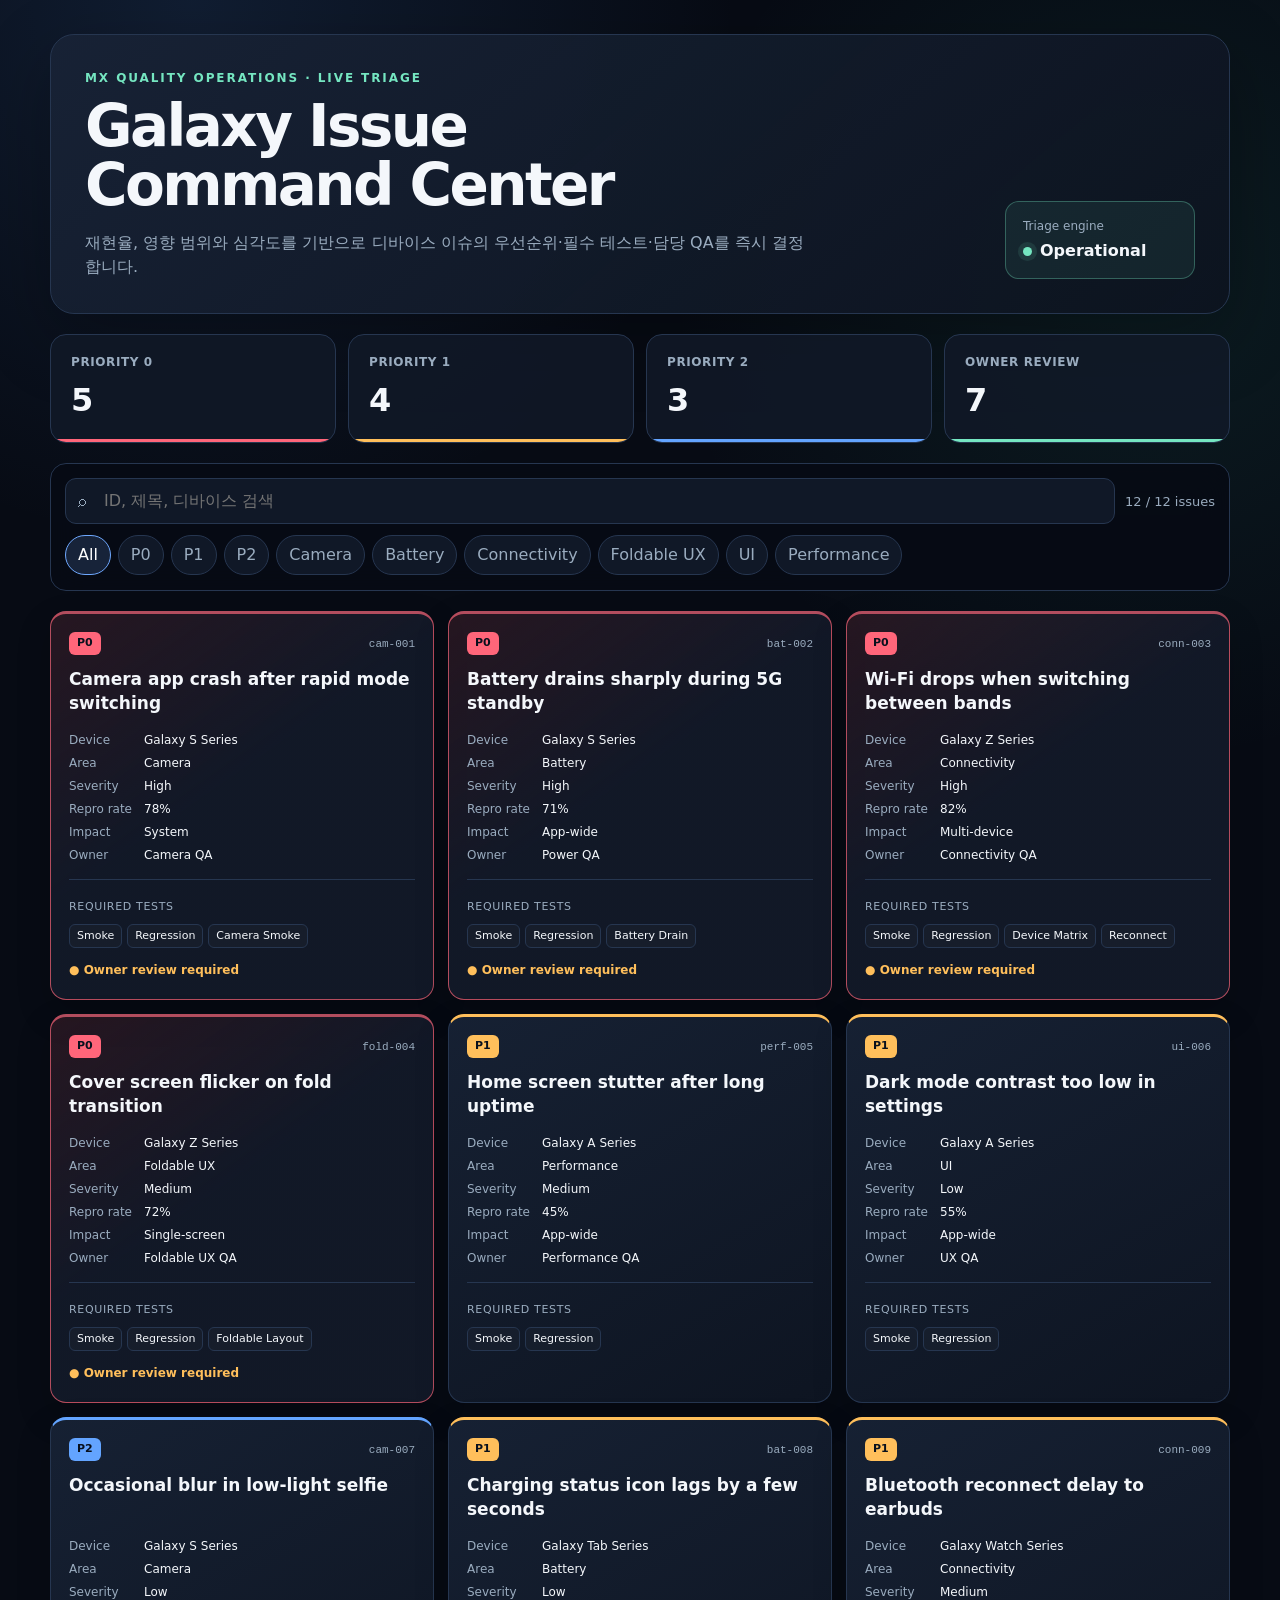
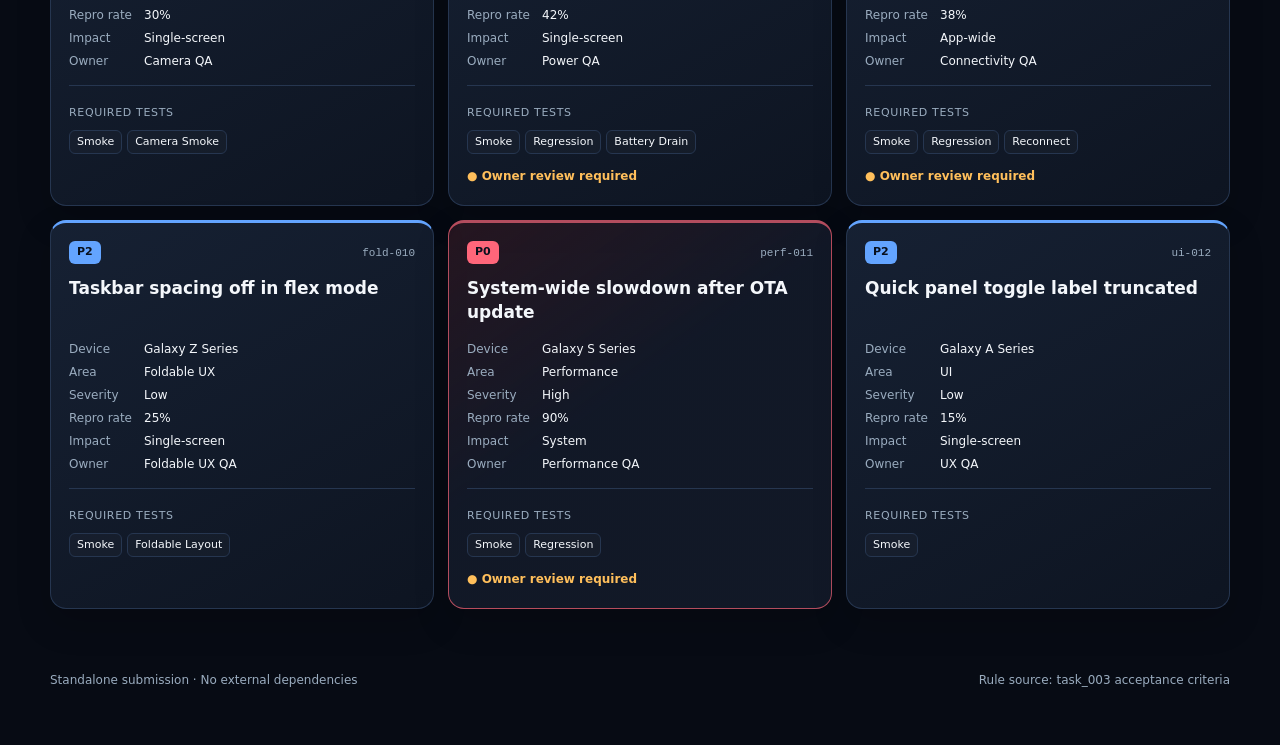
<file: submission/index.html>
<!doctype html>
<html lang="ko">
<head>
  <meta charset="utf-8">
  <meta name="viewport" content="width=device-width, initial-scale=1">
  <meta name="description" content="Galaxy 디바이스 이슈를 우선순위와 담당 QA 기준으로 분류하는 단일 파일 대시보드">
  <title>Galaxy Issue Command Center</title>
  <style>
    :root {
      color-scheme: dark;
      --bg: #070b14;
      --surface: #101827;
      --surface-2: #172235;
      --line: #263650;
      --text: #f4f7fb;
      --muted: #9aacbf;
      --accent: #6ea8fe;
      --accent-2: #75e6c1;
      --p0: #ff667a;
      --p1: #ffbf5b;
      --p2: #63a4ff;
      --shadow: 0 24px 70px rgb(0 0 0 / 28%);
    }

    * { box-sizing: border-box; }
    html { scroll-behavior: smooth; }
    body {
      margin: 0;
      min-width: 320px;
      background:
        radial-gradient(circle at 15% 0%, rgb(61 112 184 / 18%), transparent 34rem),
        radial-gradient(circle at 90% 12%, rgb(43 150 127 / 12%), transparent 30rem),
        var(--bg);
      color: var(--text);
      font-family: Inter, "Segoe UI", system-ui, -apple-system, sans-serif;
      line-height: 1.5;
    }

    button, input { font: inherit; }
    button { color: inherit; }
    .skip-link {
      position: fixed;
      z-index: 10;
      top: 10px;
      left: 10px;
      transform: translateY(-160%);
      padding: 10px 14px;
      border-radius: 8px;
      background: white;
      color: #111;
    }
    .skip-link:focus { transform: translateY(0); }

    #app { width: min(1180px, calc(100% - 40px)); margin: 0 auto; padding: 34px 0 56px; }
    .eyebrow {
      margin: 0 0 10px;
      color: var(--accent-2);
      font-size: 12px;
      font-weight: 800;
      letter-spacing: .16em;
      text-transform: uppercase;
    }
    .hero {
      display: grid;
      grid-template-columns: minmax(0, 1fr) auto;
      gap: 28px;
      align-items: end;
      padding: 34px;
      border: 1px solid var(--line);
      border-radius: 24px;
      background: linear-gradient(140deg, rgb(23 34 53 / 96%), rgb(12 19 31 / 92%));
      box-shadow: var(--shadow);
    }
    h1 { margin: 0; max-width: 780px; font-size: clamp(30px, 5vw, 58px); line-height: 1.02; letter-spacing: -.045em; }
    .hero-copy { margin: 16px 0 0; max-width: 720px; color: var(--muted); font-size: 16px; }
    .system-state {
      min-width: 190px;
      padding: 15px 17px;
      border: 1px solid rgb(117 230 193 / 32%);
      border-radius: 14px;
      background: rgb(117 230 193 / 8%);
    }
    .state-label { display: block; color: var(--muted); font-size: 12px; }
    .state-value { display: flex; align-items: center; gap: 8px; margin-top: 4px; font-weight: 800; }
    .state-dot { width: 9px; height: 9px; border-radius: 50%; background: var(--accent-2); box-shadow: 0 0 0 5px rgb(117 230 193 / 10%); }

    .summary {
      display: grid;
      grid-template-columns: repeat(4, 1fr);
      gap: 12px;
      margin: 20px 0;
    }
    .summary-tile {
      position: relative;
      overflow: hidden;
      padding: 18px 20px;
      border: 1px solid var(--line);
      border-radius: 16px;
      background: rgb(16 24 39 / 88%);
    }
    .summary-tile::after { content: ""; position: absolute; inset: auto 0 0; height: 3px; background: var(--tile); }
    .summary-label { display: block; color: var(--muted); font-size: 12px; font-weight: 700; letter-spacing: .05em; text-transform: uppercase; }
    .summary-value { display: block; margin-top: 5px; font-size: 32px; font-weight: 800; letter-spacing: -.04em; }

    .controls {
      position: sticky;
      z-index: 4;
      top: 10px;
      margin-bottom: 20px;
      padding: 14px;
      border: 1px solid var(--line);
      border-radius: 16px;
      background: rgb(7 11 20 / 90%);
      backdrop-filter: blur(18px);
    }
    .control-row { display: flex; align-items: center; gap: 10px; }
    .search-wrap { position: relative; flex: 1; min-width: 180px; }
    .search-wrap span { position: absolute; left: 13px; top: 50%; transform: translateY(-50%); color: var(--muted); }
    #issue-search {
      width: 100%;
      padding: 10px 14px 10px 38px;
      border: 1px solid var(--line);
      border-radius: 11px;
      outline: none;
      background: var(--surface);
      color: var(--text);
    }
    #issue-search:focus { border-color: var(--accent); box-shadow: 0 0 0 3px rgb(110 168 254 / 14%); }
    .result-count { color: var(--muted); white-space: nowrap; font-size: 13px; }
    .filter-bar { display: flex; gap: 7px; margin-top: 11px; padding-bottom: 1px; overflow-x: auto; scrollbar-width: thin; }
    .filter-button {
      flex: none;
      padding: 7px 12px;
      border: 1px solid var(--line);
      border-radius: 999px;
      background: var(--surface);
      color: var(--muted);
      cursor: pointer;
      transition: .16s ease;
    }
    .filter-button:hover { border-color: var(--accent); color: var(--text); transform: translateY(-1px); }
    .filter-button:focus-visible { outline: 2px solid var(--accent); outline-offset: 2px; }
    .filter-button[aria-pressed="true"] { border-color: var(--accent); background: rgb(110 168 254 / 16%); color: white; }

    .issue-board { display: grid; grid-template-columns: repeat(3, minmax(0, 1fr)); gap: 14px; }
    .card {
      position: relative;
      min-width: 0;
      padding: 18px;
      border: 1px solid var(--line);
      border-top: 3px solid var(--p2);
      border-radius: 16px;
      background: linear-gradient(150deg, rgb(23 34 53 / 94%), rgb(14 21 34 / 94%));
      box-shadow: 0 14px 34px rgb(0 0 0 / 18%);
      transition: transform .18s ease, border-color .18s ease;
    }
    .card:hover { transform: translateY(-3px); }
    .card-p0 { border-color: rgb(255 102 122 / 68%); background: linear-gradient(145deg, rgb(255 102 122 / 13%), rgb(18 25 40 / 97%) 45%); }
    .card-p1 { border-top-color: var(--p1); }
    .card-p2 { border-top-color: var(--p2); }
    .card-heading { display: flex; align-items: center; justify-content: space-between; gap: 12px; }
    .priority { padding: 3px 8px; border-radius: 6px; color: #08101d; font-size: 11px; font-weight: 900; }
    .priority-p0 { background: var(--p0); }
    .priority-p1 { background: var(--p1); }
    .priority-p2 { background: var(--p2); }
    .issue-id { color: var(--muted); font: 11px ui-monospace, SFMono-Regular, Consolas, monospace; }
    .card-title { margin: 13px 0 15px; min-height: 48px; font-size: 17px; line-height: 1.4; }
    .card-meta { display: grid; grid-template-columns: max-content minmax(0, 1fr); gap: 5px 12px; margin: 0; font-size: 12px; }
    .card-meta dt { color: var(--muted); }
    .card-meta dd { margin: 0; overflow-wrap: anywhere; }
    .tests { margin-top: 15px; padding-top: 13px; border-top: 1px solid var(--line); }
    .tests-label { color: var(--muted); font-size: 11px; text-transform: uppercase; letter-spacing: .06em; }
    .test-list { display: flex; flex-wrap: wrap; gap: 5px; margin-top: 7px; }
    .test-chip { padding: 3px 7px; border: 1px solid var(--line); border-radius: 6px; background: rgb(255 255 255 / 2%); font-size: 11px; }
    .review-badge { display: inline-flex; align-items: center; gap: 6px; margin: 13px 0 0; color: var(--p1); font-size: 12px; font-weight: 800; }
    .empty { grid-column: 1 / -1; padding: 44px; border: 1px dashed var(--line); border-radius: 16px; color: var(--muted); text-align: center; }
    .error-panel { min-height: 22px; margin-top: 14px; color: var(--p0); }
    .footer { display: flex; justify-content: space-between; gap: 20px; margin-top: 26px; color: var(--muted); font-size: 12px; }

    @media (max-width: 900px) {
      .hero { grid-template-columns: 1fr; }
      .system-state { width: fit-content; }
      .issue-board { grid-template-columns: repeat(2, minmax(0, 1fr)); }
    }
    @media (max-width: 660px) {
      #app { width: min(100% - 24px, 1180px); padding-top: 12px; }
      .hero { padding: 24px; border-radius: 18px; }
      .summary { grid-template-columns: repeat(2, 1fr); }
      .issue-board { grid-template-columns: 1fr; }
      .control-row, .footer { align-items: stretch; flex-direction: column; }
      .result-count { padding-left: 2px; }
      .card-title { min-height: auto; }
    }
    @media (prefers-reduced-motion: reduce) {
      *, *::before, *::after { scroll-behavior: auto !important; transition: none !important; }
    }
  </style>
</head>
<body>
  <a class="skip-link" href="#issue-board">이슈 목록으로 건너뛰기</a>
  <div id="app">
    <header class="hero">
      <div>
        <p class="eyebrow">MX Quality Operations · Live Triage</p>
        <h1>Galaxy Issue<br>Command Center</h1>
        <p class="hero-copy">재현율, 영향 범위와 심각도를 기반으로 디바이스 이슈의 우선순위·필수 테스트·담당 QA를 즉시 결정합니다.</p>
      </div>
      <div class="system-state" aria-label="시스템 상태">
        <span class="state-label">Triage engine</span>
        <span class="state-value"><span class="state-dot" aria-hidden="true"></span>Operational</span>
      </div>
    </header>

    <section class="summary" aria-label="이슈 요약">
      <div class="summary-tile" style="--tile: var(--p0)"><span class="summary-label">Priority 0</span><span id="summary-p0" class="summary-value">0</span></div>
      <div class="summary-tile" style="--tile: var(--p1)"><span class="summary-label">Priority 1</span><span id="summary-p1" class="summary-value">0</span></div>
      <div class="summary-tile" style="--tile: var(--p2)"><span class="summary-label">Priority 2</span><span id="summary-p2" class="summary-value">0</span></div>
      <div class="summary-tile" style="--tile: var(--accent-2)"><span class="summary-label">Owner review</span><span id="summary-review" class="summary-value">0</span></div>
    </section>

    <section class="controls" aria-label="이슈 탐색 도구">
      <div class="control-row">
        <label class="search-wrap">
          <span aria-hidden="true">⌕</span>
          <input id="issue-search" type="search" placeholder="ID, 제목, 디바이스 검색" autocomplete="off">
        </label>
        <span id="result-count" class="result-count" aria-live="polite"></span>
      </div>
      <nav id="filter-bar" class="filter-bar" aria-label="이슈 필터"></nav>
    </section>

    <main id="issue-board" class="issue-board" aria-live="polite"></main>
    <div id="error-panel" class="error-panel" role="alert"></div>
    <footer class="footer"><span>Standalone submission · No external dependencies</span><span>Rule source: task_003 acceptance criteria</span></footer>
  </div>

  <script>
    "use strict";

    const FILTERS = ["All", "P0", "P1", "P2", "Camera", "Battery", "Connectivity", "Foldable UX", "UI", "Performance"];
    const CRITICAL_AREAS = ["Camera", "Battery", "Connectivity", "Foldable UX"];
    const OWNER_BY_AREA = {
      Camera: "Camera QA", Battery: "Power QA", Connectivity: "Connectivity QA",
      "Foldable UX": "Foldable UX QA", Performance: "Performance QA", UI: "UX QA"
    };
    const AREA_TEST = {
      Camera: "Camera Smoke", Battery: "Battery Drain", Connectivity: "Reconnect", "Foldable UX": "Foldable Layout"
    };
    const ISSUES = [
      {id:"cam-001",title:"Camera app crash after rapid mode switching",device:"Galaxy S Series",area:"Camera",severity:"High",reproRate:78,impactScope:"System"},
      {id:"bat-002",title:"Battery drains sharply during 5G standby",device:"Galaxy S Series",area:"Battery",severity:"High",reproRate:71,impactScope:"App-wide"},
      {id:"conn-003",title:"Wi-Fi drops when switching between bands",device:"Galaxy Z Series",area:"Connectivity",severity:"High",reproRate:82,impactScope:"Multi-device"},
      {id:"fold-004",title:"Cover screen flicker on fold transition",device:"Galaxy Z Series",area:"Foldable UX",severity:"Medium",reproRate:72,impactScope:"Single-screen"},
      {id:"perf-005",title:"Home screen stutter after long uptime",device:"Galaxy A Series",area:"Performance",severity:"Medium",reproRate:45,impactScope:"App-wide"},
      {id:"ui-006",title:"Dark mode contrast too low in settings",device:"Galaxy A Series",area:"UI",severity:"Low",reproRate:55,impactScope:"App-wide"},
      {id:"cam-007",title:"Occasional blur in low-light selfie",device:"Galaxy S Series",area:"Camera",severity:"Low",reproRate:30,impactScope:"Single-screen"},
      {id:"bat-008",title:"Charging status icon lags by a few seconds",device:"Galaxy Tab Series",area:"Battery",severity:"Low",reproRate:42,impactScope:"Single-screen"},
      {id:"conn-009",title:"Bluetooth reconnect delay to earbuds",device:"Galaxy Watch Series",area:"Connectivity",severity:"Medium",reproRate:38,impactScope:"App-wide"},
      {id:"fold-010",title:"Taskbar spacing off in flex mode",device:"Galaxy Z Series",area:"Foldable UX",severity:"Low",reproRate:25,impactScope:"Single-screen"},
      {id:"perf-011",title:"System-wide slowdown after OTA update",device:"Galaxy S Series",area:"Performance",severity:"High",reproRate:90,impactScope:"System"},
      {id:"ui-012",title:"Quick panel toggle label truncated",device:"Galaxy A Series",area:"UI",severity:"Low",reproRate:15,impactScope:"Single-screen"}
    ];

    let activeFilter = "All";
    let searchQuery = "";

    function classifyIssue(issue) {
      let priority = "P2";
      if ((issue.severity === "High" && ["System", "Multi-device"].includes(issue.impactScope)) ||
          (issue.reproRate >= 70 && CRITICAL_AREAS.includes(issue.area))) priority = "P0";
      else if (issue.severity === "Medium" || issue.reproRate >= 40 || issue.impactScope === "App-wide") priority = "P1";

      const requiredTests = ["Smoke"];
      if (["P0", "P1"].includes(priority)) requiredTests.push("Regression");
      if (issue.impactScope === "Multi-device") requiredTests.push("Device Matrix");
      if (AREA_TEST[issue.area]) requiredTests.push(AREA_TEST[issue.area]);
      return {
        ...issue,
        priority,
        requiredTests: [...new Set(requiredTests)],
        ownerReview: priority === "P0" || (priority === "P1" && CRITICAL_AREAS.includes(issue.area)),
        owner: OWNER_BY_AREA[issue.area] || "Unassigned"
      };
    }

    const triagedIssues = ISSUES.map(classifyIssue);

    function element(tag, className, text) {
      const node = document.createElement(tag);
      if (className) node.className = className;
      if (text !== undefined) node.textContent = text;
      return node;
    }

    function updateSummary() {
      for (const priority of ["P0", "P1", "P2"]) {
        document.getElementById(`summary-${priority.toLowerCase()}`).textContent = triagedIssues.filter(i => i.priority === priority).length;
      }
      document.getElementById("summary-review").textContent = triagedIssues.filter(i => i.ownerReview).length;
    }

    function createCard(item) {
      const card = element("article", `card card-${item.priority.toLowerCase()}`);
      card.dataset.priority = item.priority;
      card.dataset.area = item.area;
      const heading = element("div", "card-heading");
      heading.append(element("span", `priority priority-${item.priority.toLowerCase()}`, item.priority), element("span", "issue-id", item.id));
      card.append(heading, element("h2", "card-title", item.title));

      const metadata = element("dl", "card-meta");
      [["Device",item.device],["Area",item.area],["Severity",item.severity],["Repro rate",`${item.reproRate}%`],["Impact",item.impactScope],["Owner",item.owner]].forEach(([label,value]) => {
        metadata.append(element("dt", "", label), element("dd", "", value));
      });
      card.append(metadata);

      const tests = element("div", "tests");
      tests.append(element("span", "tests-label", "Required tests"));
      const list = element("div", "test-list");
      item.requiredTests.forEach(test => list.append(element("span", "test-chip", test)));
      tests.append(list);
      card.append(tests);
      if (item.ownerReview) card.append(element("p", "review-badge", "● Owner review required"));
      return card;
    }

    function visibleIssues() {
      const normalized = searchQuery.trim().toLowerCase();
      return triagedIssues.filter(item => {
        const matchesFilter = activeFilter === "All" || item.priority === activeFilter || item.area === activeFilter;
        const haystack = `${item.id} ${item.title} ${item.device} ${item.area} ${item.owner}`.toLowerCase();
        return matchesFilter && (!normalized || haystack.includes(normalized));
      });
    }

    function renderBoard() {
      const board = document.getElementById("issue-board");
      const items = visibleIssues();
      board.replaceChildren(...items.map(createCard));
      if (!items.length) board.append(element("p", "empty", "조건에 맞는 이슈가 없습니다. 필터나 검색어를 변경해 주세요."));
      document.getElementById("result-count").textContent = `${items.length} / ${triagedIssues.length} issues`;
    }

    function renderFilters() {
      const bar = document.getElementById("filter-bar");
      const buttons = FILTERS.map(filter => {
        const button = element("button", "filter-button", filter);
        button.type = "button";
        button.dataset.filter = filter;
        button.setAttribute("aria-pressed", String(filter === activeFilter));
        button.addEventListener("click", () => {
          activeFilter = filter;
          bar.querySelectorAll("button").forEach(current => current.setAttribute("aria-pressed", String(current === button)));
          renderBoard();
        });
        return button;
      });
      bar.replaceChildren(...buttons);
    }

    document.getElementById("issue-search").addEventListener("input", event => {
      searchQuery = event.target.value;
      renderBoard();
    });

    try {
      updateSummary();
      renderFilters();
      renderBoard();
    } catch (error) {
      console.error(error);
      document.getElementById("error-panel").textContent = "대시보드를 초기화하지 못했습니다.";
    }
  </script>
</body>
</html>
</file>
